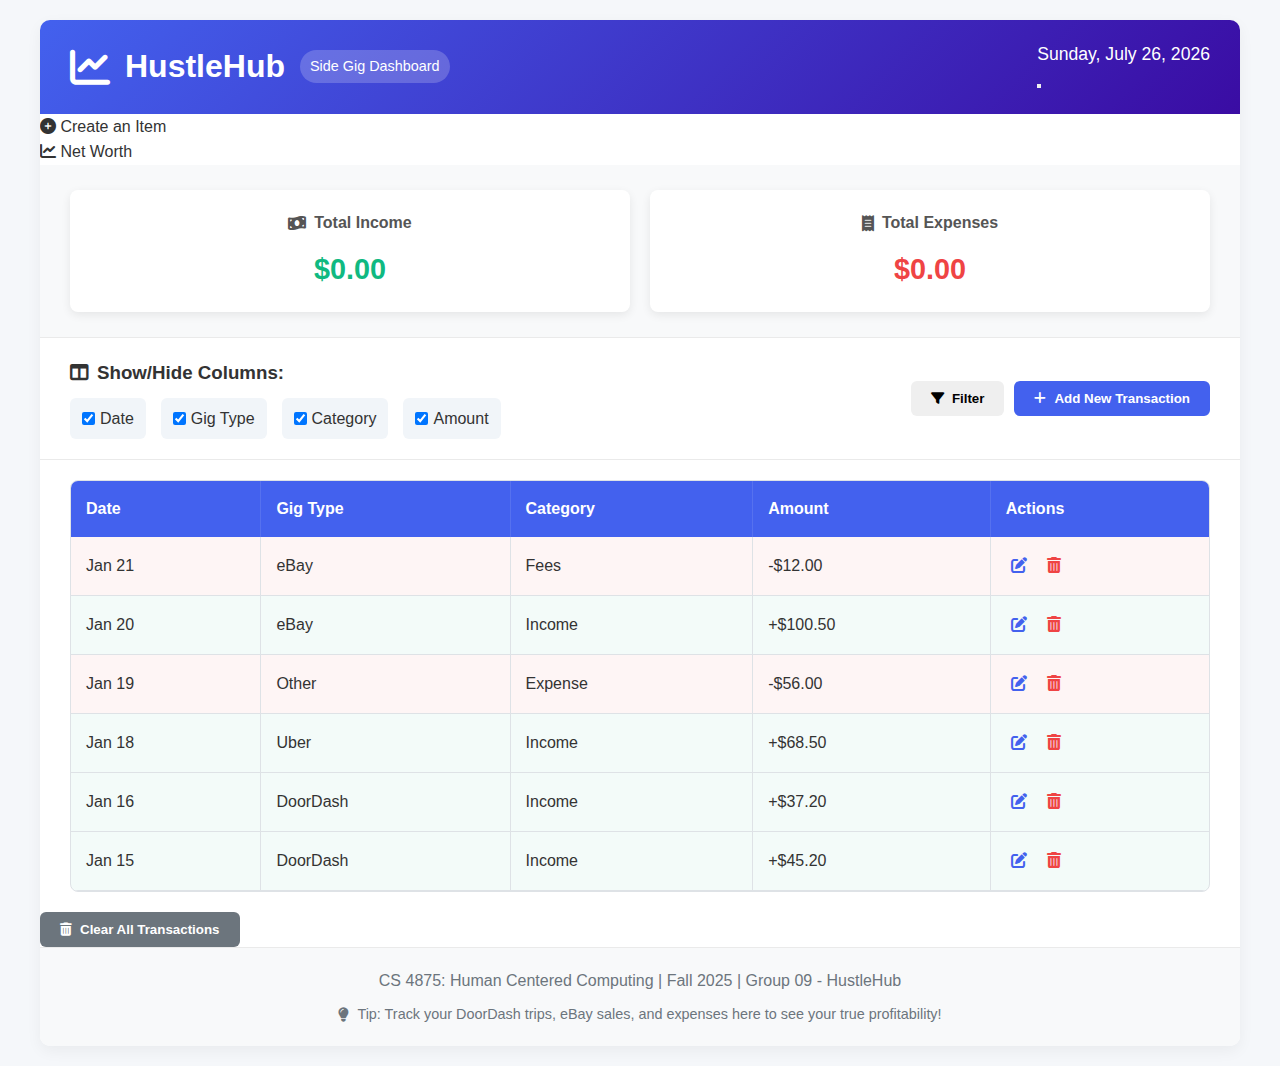
<file: hustlehub/index.html>
<!DOCTYPE html>
<html lang="en">
<head>
    <meta charset="UTF-8">
    <meta name="viewport" content="width=device-width, initial-scale=1.0">
    <title>HustleHub | Side Gig Dashboard</title>
    <link rel="stylesheet" href="style.css">
    <link rel="stylesheet" href="https://cdnjs.cloudflare.com/ajax/libs/font-awesome/6.4.0/css/all.min.css">
</head>
<body>
    <div class="container">
        <!-- Header Section -->
        <header class="header">
            <div class="logo">
                <i class="fas fa-chart-line"></i>
                <h1>HustleHub</h1>
                <span class="tagline">Side Gig Dashboard</span>
            </div>
            <div class="header-right">
                <div class="date-display">
                    <p id="current-date">Loading...</p>
                </div>
                <button id="hamburger-menu" class="hamburger-btn">
                    <span class="bar"></span>
                    <span class="bar"></span>
                    <span class="bar"></span>
                </button>
            </div>
        </header>

        <!-- Hamburger Menu Dropdown -->
        <div id="menu-dropdown" class="menu-dropdown">
            <div class="menu-item" id="menu-create">
                <i class="fas fa-plus-circle"></i>
                <span>Create an Item</span>
            </div>
            <div class="menu-item" id="menu-net-worth">
                <i class="fas fa-chart-line"></i>
                <span>Net Worth</span>
            </div>
        </div>

        <!-- Summary Dashboard -->
        <section class="dashboard-summary">
            <div class="summary-card">
                <h3><i class="fas fa-money-bill-wave"></i> Total Income</h3>
                <p class="amount positive" id="total-income">$0.00</p>
            </div>
            <div class="summary-card">
                <h3><i class="fas fa-receipt"></i> Total Expenses</h3>
                <p class="amount negative" id="total-expenses">$0.00</p>
            </div>
        </section>

        <!-- Controls Section -->
        <section class="controls">
            <div class="column-toggle">
                <h3><i class="fas fa-columns"></i> Show/Hide Columns:</h3>
                <div class="toggle-options">
                    <label><input type="checkbox" class="column-checkbox" data-column="date" checked> Date</label>
                    <label><input type="checkbox" class="column-checkbox" data-column="type" checked> Gig Type</label>
                    <label><input type="checkbox" class="column-checkbox" data-column="category" checked> Category</label>
                    <label><input type="checkbox" class="column-checkbox" data-column="amount" checked> Amount</label>
                </div>
            </div>
            
            <div class="action-buttons">
                <button id="filter-btn" class="btn btn-filter">
                    <i class="fas fa-filter"></i> Filter
                </button>
                <button id="add-row-btn" class="btn btn-primary">
                    <i class="fas fa-plus"></i> Add New Transaction
                </button>
            </div>
        </section>

        <!-- Main Spreadsheet Table -->
        <main class="spreadsheet-container">
            <div class="table-wrapper">
                <table id="gig-table">
                    <thead>
                        <tr>
                            <th class="date-col">Date</th>
                            <th class="type-col">Gig Type</th>
                            <th class="category-col">Category</th>
                            <th class="amount-col">Amount</th>
                            <th class="actions-col">Actions</th>
                        </tr>
                    </thead>
                    <tbody id="table-body">
                        <!-- Rows will be added here by JavaScript -->
                        <tr class="empty-row">
                            <td colspan="5">No transactions yet. Click "Add New Transaction" to get started!</td>
                        </tr>
                    </tbody>
                </table>
            </div>
        </main>

        <!-- Add Transaction Form (Hidden by default) -->
        <div id="add-form-modal" class="modal">
            <div class="modal-content">
                <div class="modal-header">
                    <h2><i class="fas fa-plus-circle"></i> Add New Transaction</h2>
                    <button id="close-modal-btn" class="close-btn">&times;</button>
                </div>
                <div class="modal-body">
                    <form id="transaction-form">
                        <div class="form-group">
                            <label for="date-input"><i class="fas fa-calendar-day"></i> Date:</label>
                            <input type="date" id="date-input" required>
                        </div>
                        
                        <div class="form-group">
                            <label for="type-select"><i class="fas fa-briefcase"></i> Gig Type:</label>
                            <select id="type-select" required>
                                <option value="">Select gig type...</option>
                                <option value="DoorDash">DoorDash</option>
                                <option value="Uber">Uber</option>
                                <option value="eBay">eBay</option>
                                <option value="Freelance">Freelance</option>
                                <option value="Other">Other</option>
                            </select>
                        </div>
                        
                        <div class="form-group">
                            <label for="category-select"><i class="fas fa-tag"></i> Category:</label>
                            <select id="category-select" required>
                                <option value="">Select category...</option>
                                <option value="Income">Income</option>
                                <option value="Expense">Expense</option>
                                <option value="Fees">Fees</option>
                                <option value="Supplies">Supplies</option>
                                <option value="Transportation">Transportation</option>
                            </select>
                        </div>
                        
                        <div class="form-group">
                            <label for="amount-input"><i class="fas fa-dollar-sign"></i> Amount:</label>
                            <div class="amount-input-wrapper">
                                <span class="currency">$</span>
                                <input type="number" id="amount-input" step="0.01" min="0" placeholder="0.00" required>
                            </div>
                        </div>
                        
                        <div class="form-group">
                            <label for="description-input"><i class="fas fa-sticky-note"></i> Description (optional):</label>
                            <input type="text" id="description-input" placeholder="e.g., 'Gas for deliveries', 'Sold custom shirt'">
                        </div>
                        
                        <div class="form-actions">
                            <button type="submit" class="btn btn-primary">
                                <i class="fas fa-check"></i> Add Transaction
                            </button>
                            <button type="button" id="cancel-btn" class="btn btn-secondary">
                                <i class="fas fa-times"></i> Cancel
                            </button>
                        </div>
                    </form>
                </div>
            </div>
        </div>

        <!-- Create Item Form (Hidden by default) -->
        <div id="create-item-modal" class="modal">
            <div class="modal-content">
                <div class="modal-header">
                    <h2><i class="fas fa-plus-circle"></i> Create New Item</h2>
                    <button id="close-create-item-btn" class="close-btn">&times;</button>
                </div>
                <div class="modal-body">
                    <form id="create-item-form">
                        <div class="form-group">
                            <label for="item-type-select"><i class="fas fa-list"></i> Item Type:</label>
                            <select id="item-type-select" required>
                                <option value="">Select type...</option>
                                <option value="gigType">Gig Type</option>
                                <option value="category">Category</option>
                            </select>
                        </div>
                        
                        <div class="form-group">
                            <label for="item-name-input"><i class="fas fa-tag"></i> Name:</label>
                            <input type="text" id="item-name-input" placeholder="e.g., 'Instacart' or 'Equipment'" required>
                            <small class="input-hint">Enter a unique name for this item</small>
                        </div>
                        
                        <div class="form-actions">
                            <button type="submit" class="btn btn-primary">
                                <i class="fas fa-check"></i> Create Item
                            </button>
                            <button type="button" id="cancel-create-item-btn" class="btn btn-secondary">
                                <i class="fas fa-times"></i> Cancel
                            </button>
                        </div>
                    </form>
                </div>
            </div>
        </div>

        <!-- Filter Menu (Hidden by default) -->
        <div id="filter-menu-modal" class="modal">
            <div class="modal-content filter-menu-content">
                <div class="modal-header">
                    <h2><i class="fas fa-filter"></i> Filter Transactions</h2>
                    <button id="close-filter-btn" class="close-btn">&times;</button>
                </div>
                <div class="modal-body">
                    <div class="filter-section">
                        <h3><i class="fas fa-briefcase"></i> Gig Type</h3>
                        <div class="filter-options">
                            <label class="filter-checkbox">
                                <input type="checkbox" class="gig-type-filter" value="DoorDash" checked>
                                <span>DoorDash</span>
                            </label>
                            <label class="filter-checkbox">
                                <input type="checkbox" class="gig-type-filter" value="Uber" checked>
                                <span>Uber</span>
                            </label>
                            <label class="filter-checkbox">
                                <input type="checkbox" class="gig-type-filter" value="eBay" checked>
                                <span>eBay</span>
                            </label>
                            <label class="filter-checkbox">
                                <input type="checkbox" class="gig-type-filter" value="Freelance" checked>
                                <span>Freelance</span>
                            </label>
                            <label class="filter-checkbox">
                                <input type="checkbox" class="gig-type-filter" value="Other" checked>
                                <span>Other</span>
                            </label>
                        </div>
                    </div>

                    <div class="filter-section">
                        <h3><i class="fas fa-tag"></i> Category</h3>
                        <div class="filter-options">
                            <label class="filter-checkbox">
                                <input type="checkbox" class="category-filter" value="Income" checked>
                                <span>Income</span>
                            </label>
                            <label class="filter-checkbox">
                                <input type="checkbox" class="category-filter" value="Expense" checked>
                                <span>Expense</span>
                            </label>
                            <label class="filter-checkbox">
                                <input type="checkbox" class="category-filter" value="Fees" checked>
                                <span>Fees</span>
                            </label>
                            <label class="filter-checkbox">
                                <input type="checkbox" class="category-filter" value="Supplies" checked>
                                <span>Supplies</span>
                            </label>
                            <label class="filter-checkbox">
                                <input type="checkbox" class="category-filter" value="Transportation" checked>
                                <span>Transportation</span>
                            </label>
                        </div>
                    </div>

                    <div class="filter-section">
                        <h3><i class="fas fa-dollar-sign"></i> Amount Range</h3>
                        <div class="amount-range-inputs">
                            <div class="range-input-group">
                                <label>Min:</label>
                                <input type="number" id="min-amount" step="0.01" placeholder="0.00">
                            </div>
                            <div class="range-input-group">
                                <label>Max:</label>
                                <input type="number" id="max-amount" step="0.01" placeholder="No limit">
                            </div>
                        </div>
                    </div>

                    <div class="filter-actions">
                        <button id="apply-filters-btn" class="btn btn-primary">
                            <i class="fas fa-check"></i> Apply Filters
                        </button>
                        <button id="reset-filters-btn" class="btn btn-secondary">
                            <i class="fas fa-redo"></i> Reset All
                        </button>
                    </div>
                </div>
            </div>
        </div>

        <!-- Clear All Button Section -->
        <div class="clear-all-section">
            <button id="clear-btn" class="btn btn-secondary">
                <i class="fas fa-trash-alt"></i> Clear All Transactions
            </button>
        </div>

        <!-- Footer -->
        <footer class="footer">
            <p>CS 4875: Human Centered Computing | Fall 2025 | Group 09 - HustleHub</p>
            <p class="instructions">
                <i class="fas fa-lightbulb"></i> Tip: Track your DoorDash trips, eBay sales, and expenses here to see your true profitability!
            </p>
        </footer>
    </div>

    <!-- JavaScript file -->
    <script src="script.js"></script>
</body>
</html>
</file>
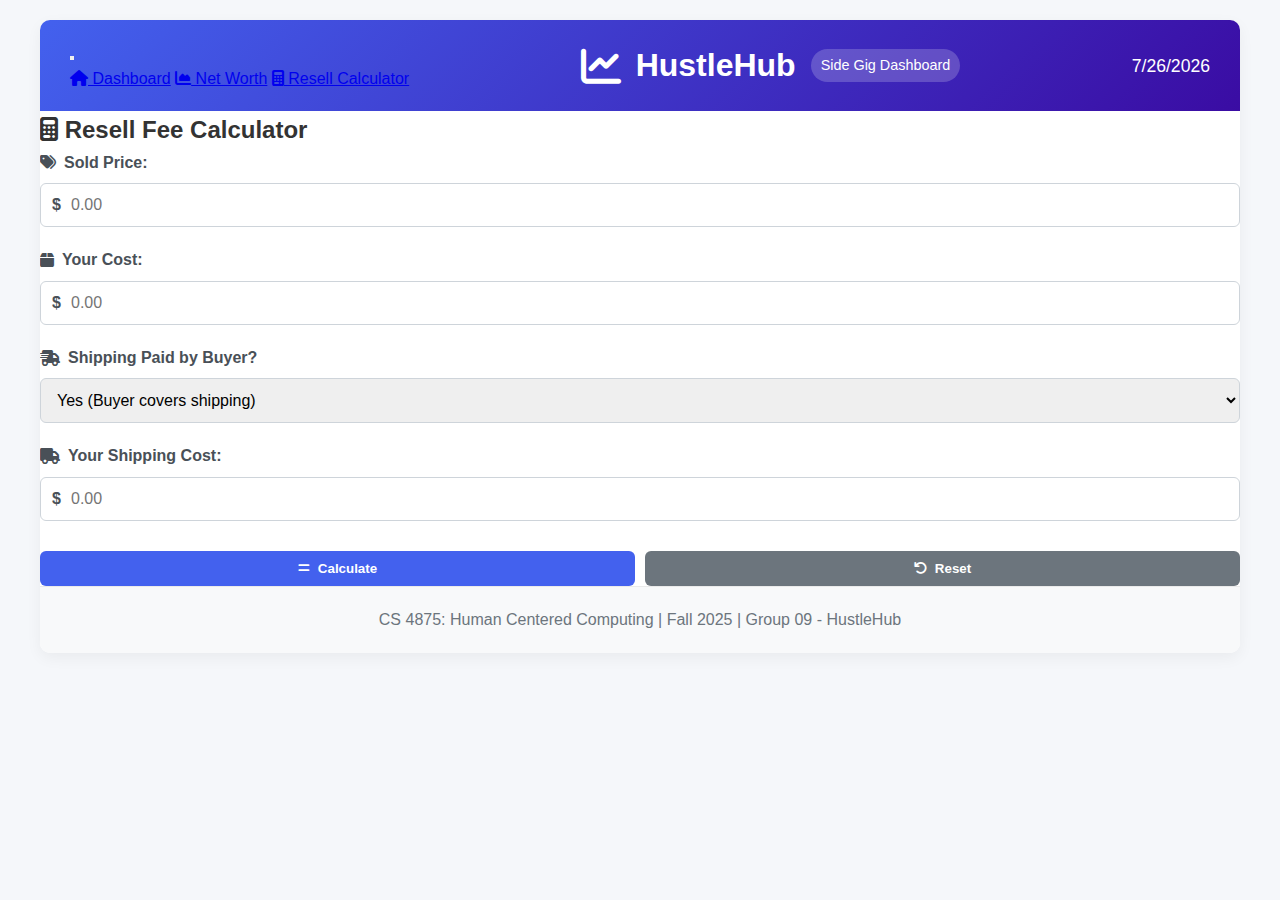
<file: hustlehub/calculator.html>
<!DOCTYPE html>
<html lang="en">
<head>
    <meta charset="UTF-8">
    <meta name="viewport" content="width=device-width, initial-scale=1.0">
    <title>HustleHub | Resell Calculator</title>

    <link rel="stylesheet" href="style.css">
    <link rel="stylesheet" href="https://cdnjs.cloudflare.com/ajax/libs/font-awesome/6.4.0/css/all.min.css">
</head>

<body>
<div class="container">

    <!-- Header (Implementation 1) -->
    <header class="header">
        <div class="hamburger-menu">
            <button id="hamburger-btn" class="hamburger">
                <span class="bar"></span>
                <span class="bar"></span>
                <span class="bar"></span>
            </button>
            <nav id="menu-dropdown" class="menu-dropdown">
                <a href="index.html"><i class="fas fa-home"></i> Dashboard</a>
                <a href="networth.html"><i class="fas fa-chart-area"></i> Net Worth</a>
                <a href="calculator.html"><i class="fas fa-calculator"></i> Resell Calculator</a>
            </nav>
        </div>

        <div class="logo">
            <i class="fas fa-chart-line"></i>
            <h1>HustleHub</h1>
            <span class="tagline">Side Gig Dashboard</span>
        </div>

        <div class="date-display">
            <p id="current-date">Loading...</p>
        </div>
    </header>

    <!-- Inputs (Implementation 1 but w/out Platform dropdown) -->
    <main class="calculator-container">
        <h2 class="section-title">
            <i class="fas fa-calculator"></i> Resell Fee Calculator
        </h2>

        <div class="calculator-card">

            <div class="form-group">
                <label><i class="fas fa-tags"></i> Sold Price:</label>
                <div class="amount-input-wrapper">
                    <span class="currency">$</span>
                    <input type="number" id="sold-price" step="0.01" placeholder="0.00">
                </div>
            </div>

            <div class="form-group">
                <label><i class="fas fa-box"></i> Your Cost:</label>
                <div class="amount-input-wrapper">
                    <span class="currency">$</span>
                    <input type="number" id="item-cost" step="0.01" placeholder="0.00">
                </div>
            </div>

            <div class="form-group">
                <label><i class="fas fa-shipping-fast"></i> Shipping Paid by Buyer?</label>
                <select id="buyer-shipping">
                    <option value="yes">Yes (Buyer covers shipping)</option>
                    <option value="no">No (You pay shipping)</option>
                </select>
            </div>

            <div class="form-group" id="shipping-cost-group">
                <label><i class="fas fa-truck"></i> Your Shipping Cost:</label>
                <div class="amount-input-wrapper">
                    <span class="currency">$</span>
                    <input type="number" id="shipping-cost" step="0.01" placeholder="0.00">
                </div>
            </div>

            <div class="form-actions">
                <button id="calculate-btn" class="btn btn-primary">
                    <i class="fas fa-equals"></i> Calculate
                </button>
                <button id="reset-btn" class="btn btn-secondary">
                    <i class="fas fa-undo"></i> Reset
                </button>
            </div>
        </div>

        <!-- Results (Implementation 2 showcase boxes) -->
        <section class="dashboard-summary" id="results-section" style="display:none; margin-top: 25px;">
            <div class="summary-card">
                <h3><i class="fas fa-tag"></i> eBay Profit</h3>
                <p class="amount" id="ebay-profit">$0.00</p>
                <small id="ebay-fees"></small>
            </div>

            <div class="summary-card">
                <h3><i class="fas fa-store"></i> Facebook Profit</h3>
                <p class="amount" id="fb-profit">$0.00</p>
                <small id="fb-fees"></small>
            </div>

            <div class="summary-card">
                <h3><i class="fas fa-box-open"></i> Mercari Profit</h3>
                <p class="amount" id="mer-profit">$0.00</p>
                <small id="mer-fees"></small>
            </div>

            <div class="summary-card">
                <h3><i class="fas fa-gift"></i> Etsy Profit</h3>
                <p class="amount" id="etsy-profit">$0.00</p>
                <small id="etsy-fees"></small>
            </div>
        </section>

    </main>

    <footer class="footer">
        <p>CS 4875: Human Centered Computing | Fall 2025 | Group 09 - HustleHub</p>
    </footer>

</div>

<script>
    // Load date
    document.getElementById("current-date").textContent = new Date().toLocaleDateString();

    // Hide shipping field if buyer pays
    const buyerShipping = document.getElementById("buyer-shipping");
    const shippingGroup = document.getElementById("shipping-cost-group");

    buyerShipping.addEventListener("change", () => {
        shippingGroup.style.display = buyerShipping.value === "no" ? "block" : "none";
    });

    // Fee formulas
    function calcEBay(price) { return price * 0.1325 + 0.30; }
    function calcFB(price) { return price * 0.05; }
    function calcMercari(price) { return price * 0.129 + 0.30; }
    function calcEtsy(price) { return price * 0.095 + 0.25; }

    // Calculate button
    document.getElementById("calculate-btn").addEventListener("click", () => {
        const sold = parseFloat(document.getElementById("sold-price").value) || 0;
        const cost = parseFloat(document.getElementById("item-cost").value) || 0;
        const shipping = buyerShipping.value === "no" ? parseFloat(document.getElementById("shipping-cost").value) || 0 : 0;

        const results = {
            ebay: { fee: calcEBay(sold) },
            fb: { fee: calcFB(sold) },
            mer: { fee: calcMercari(sold) },
            etsy: { fee: calcEtsy(sold) }
        };

        for (const key in results) {
            results[key].profit = sold - results[key].fee - cost - shipping;
        }

        const format = n => "$" + n.toFixed(2);

        // Pricing output
        document.getElementById("ebay-profit").textContent = format(results.ebay.profit);
        document.getElementById("ebay-fees").textContent = "Fees: " + format(results.ebay.fee);

        document.getElementById("fb-profit").textContent = format(results.fb.profit);
        document.getElementById("fb-fees").textContent = "Fees: " + format(results.fb.fee);

        document.getElementById("mer-profit").textContent = format(results.mer.profit);
        document.getElementById("mer-fees").textContent = "Fees: " + format(results.mer.fee);

        document.getElementById("etsy-profit").textContent = format(results.etsy.profit);
        document.getElementById("etsy-fees").textContent = "Fees: " + format(results.etsy.fee);

        document.getElementById("results-section").style.display = "grid";
    });

    // Reset button
    document.getElementById("reset-btn").addEventListener("click", () => {
        document.getElementById("sold-price").value = "";
        document.getElementById("item-cost").value = "";
        document.getElementById("shipping-cost").value = "";
        document.getElementById("results-section").style.display = "none";
    });

    // Hamburger
    const ham = document.getElementById("hamburger-btn");
    const menu = document.getElementById("menu-dropdown");
    ham.addEventListener("click", () => menu.classList.toggle("active"));
</script>

</body>
</html>
</file>
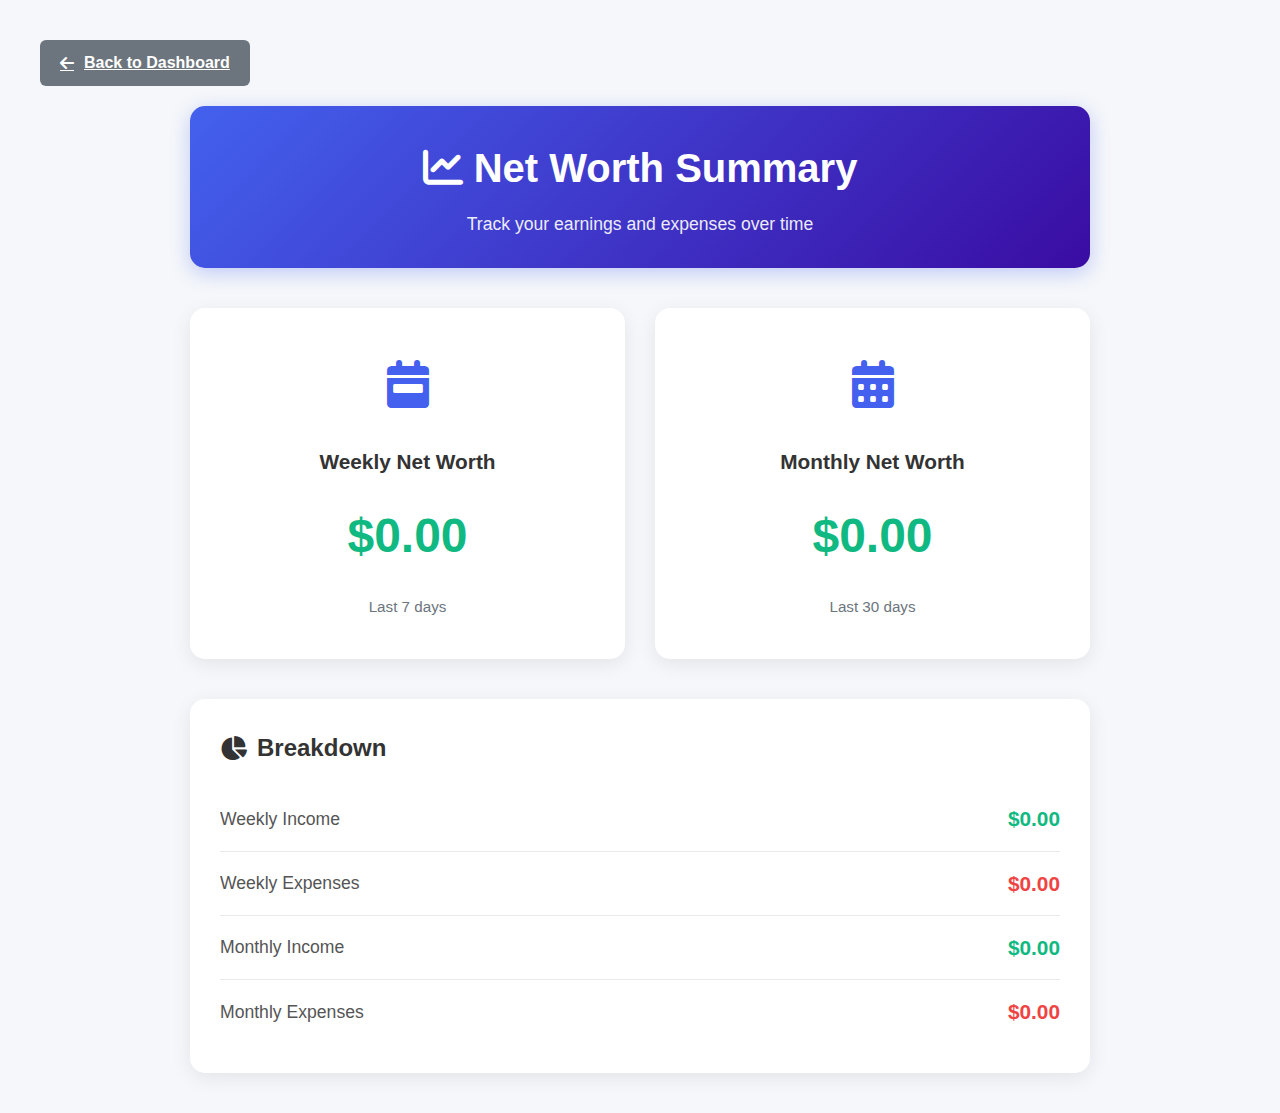
<file: hustlehub/networth.html>
<!DOCTYPE html>
<html lang="en">
<head>
    <meta charset="UTF-8">
    <meta name="viewport" content="width=device-width, initial-scale=1.0">
    <title>Net Worth | HustleHub</title>
    <link rel="stylesheet" href="style.css">
    <link rel="stylesheet" href="https://cdnjs.cloudflare.com/ajax/libs/font-awesome/6.4.0/css/all.min.css">
    <style>
        .net-worth-page {
            min-height: 100vh;
            padding: 20px;
        }

        .back-button {
            margin-bottom: 20px;
        }

        .back-button .btn {
            display: inline-flex;
            align-items: center;
            gap: 10px;
        }

        .net-worth-container {
            max-width: 900px;
            margin: 0 auto;
        }

        .net-worth-header {
            text-align: center;
            margin-bottom: 40px;
            padding: 30px;
            background: linear-gradient(135deg, #4361ee, #3a0ca3);
            color: white;
            border-radius: 15px;
            box-shadow: 0 5px 20px rgba(67, 97, 238, 0.3);
        }

        .net-worth-header h1 {
            font-size: 2.5rem;
            margin-bottom: 10px;
        }

        .net-worth-header p {
            font-size: 1.1rem;
            opacity: 0.9;
        }

        .net-worth-cards {
            display: grid;
            grid-template-columns: repeat(auto-fit, minmax(300px, 1fr));
            gap: 30px;
            margin-bottom: 40px;
        }

        .net-card {
            background: white;
            padding: 40px 30px;
            border-radius: 15px;
            box-shadow: 0 5px 20px rgba(0, 0, 0, 0.08);
            text-align: center;
            transition: transform 0.3s ease;
        }

        .net-card:hover {
            transform: translateY(-5px);
        }

        .net-card-icon {
            font-size: 3rem;
            margin-bottom: 20px;
            color: #4361ee;
        }

        .net-card h2 {
            font-size: 1.3rem;
            color: #333;
            margin-bottom: 15px;
        }

        .net-card-amount {
            font-size: 3rem;
            font-weight: 700;
            margin: 20px 0;
        }

        .net-card-amount.positive {
            color: #10b981;
        }

        .net-card-amount.negative {
            color: #ef4444;
        }

        .net-card-period {
            font-size: 0.95rem;
            color: #6c757d;
        }

        .net-breakdown {
            background: white;
            padding: 30px;
            border-radius: 15px;
            box-shadow: 0 5px 20px rgba(0, 0, 0, 0.08);
        }

        .net-breakdown h2 {
            font-size: 1.5rem;
            margin-bottom: 20px;
            color: #333;
            display: flex;
            align-items: center;
            gap: 10px;
        }

        .breakdown-item {
            display: flex;
            justify-content: space-between;
            align-items: center;
            padding: 15px 0;
            border-bottom: 1px solid #eaeaea;
        }

        .breakdown-item:last-child {
            border-bottom: none;
        }

        .breakdown-label {
            font-size: 1.1rem;
            color: #555;
        }

        .breakdown-value {
            font-size: 1.3rem;
            font-weight: 600;
        }

        .breakdown-value.income {
            color: #10b981;
        }

        .breakdown-value.expense {
            color: #ef4444;
        }
    </style>
</head>
<body>
    <div class="net-worth-page">
        <div class="back-button">
            <a href="index.html" class="btn btn-secondary">
                <i class="fas fa-arrow-left"></i> Back to Dashboard
            </a>
        </div>

        <div class="net-worth-container">
            <div class="net-worth-header">
                <h1><i class="fas fa-chart-line"></i> Net Worth Summary</h1>
                <p>Track your earnings and expenses over time</p>
            </div>

            <div class="net-worth-cards">
                <div class="net-card">
                    <div class="net-card-icon">
                        <i class="fas fa-calendar-week"></i>
                    </div>
                    <h2>Weekly Net Worth</h2>
                    <div class="net-card-amount" id="weekly-net">$0.00</div>
                    <div class="net-card-period">Last 7 days</div>
                </div>

                <div class="net-card">
                    <div class="net-card-icon">
                        <i class="fas fa-calendar-alt"></i>
                    </div>
                    <h2>Monthly Net Worth</h2>
                    <div class="net-card-amount" id="monthly-net">$0.00</div>
                    <div class="net-card-period">Last 30 days</div>
                </div>
            </div>

            <div class="net-breakdown">
                <h2><i class="fas fa-chart-pie"></i> Breakdown</h2>
                
                <div class="breakdown-item">
                    <span class="breakdown-label">Weekly Income</span>
                    <span class="breakdown-value income" id="weekly-income">$0.00</span>
                </div>
                <div class="breakdown-item">
                    <span class="breakdown-label">Weekly Expenses</span>
                    <span class="breakdown-value expense" id="weekly-expenses">$0.00</span>
                </div>
                <div class="breakdown-item">
                    <span class="breakdown-label">Monthly Income</span>
                    <span class="breakdown-value income" id="monthly-income">$0.00</span>
                </div>
                <div class="breakdown-item">
                    <span class="breakdown-label">Monthly Expenses</span>
                    <span class="breakdown-value expense" id="monthly-expenses">$0.00</span>
                </div>
            </div>
        </div>
    </div>

    <script>
        // Load transactions from localStorage
        function loadTransactions() {
            const savedData = localStorage.getItem('hustlehub-transactions');
            if (savedData) {
                try {
                    return JSON.parse(savedData);
                } catch (error) {
                    console.error('Error loading transactions:', error);
                    return [];
                }
            }
            return [];
        }

        // Calculate net worth
        function calculateNetWorth() {
            const transactions = loadTransactions();
            
            // Calculate weekly (last 7 days)
            const oneWeekAgo = new Date();
            oneWeekAgo.setDate(oneWeekAgo.getDate() - 7);
            
            let weeklyIncome = 0;
            let weeklyExpenses = 0;
            let weeklyNet = 0;
            
            transactions.forEach(transaction => {
                const transactionDate = new Date(transaction.date);
                if (transactionDate >= oneWeekAgo) {
                    if (transaction.amount > 0) {
                        weeklyIncome += transaction.amount;
                    } else {
                        weeklyExpenses += Math.abs(transaction.amount);
                    }
                    weeklyNet += transaction.amount;
                }
            });
            
            // Calculate monthly (last 30 days)
            const oneMonthAgo = new Date();
            oneMonthAgo.setDate(oneMonthAgo.getDate() - 30);
            
            let monthlyIncome = 0;
            let monthlyExpenses = 0;
            let monthlyNet = 0;
            
            transactions.forEach(transaction => {
                const transactionDate = new Date(transaction.date);
                if (transactionDate >= oneMonthAgo) {
                    if (transaction.amount > 0) {
                        monthlyIncome += transaction.amount;
                    } else {
                        monthlyExpenses += Math.abs(transaction.amount);
                    }
                    monthlyNet += transaction.amount;
                }
            });
            
            // Update display
            const weeklyNetElement = document.getElementById('weekly-net');
            weeklyNetElement.textContent = `$${weeklyNet.toFixed(2)}`;
            weeklyNetElement.className = weeklyNet >= 0 ? 'net-card-amount positive' : 'net-card-amount negative';
            
            const monthlyNetElement = document.getElementById('monthly-net');
            monthlyNetElement.textContent = `$${monthlyNet.toFixed(2)}`;
            monthlyNetElement.className = monthlyNet >= 0 ? 'net-card-amount positive' : 'net-card-amount negative';
            
            document.getElementById('weekly-income').textContent = `$${weeklyIncome.toFixed(2)}`;
            document.getElementById('weekly-expenses').textContent = `$${weeklyExpenses.toFixed(2)}`;
            document.getElementById('monthly-income').textContent = `$${monthlyIncome.toFixed(2)}`;
            document.getElementById('monthly-expenses').textContent = `$${monthlyExpenses.toFixed(2)}`;
        }

        // Initialize on page load
        document.addEventListener('DOMContentLoaded', calculateNetWorth);
    </script>
</body>
</html>
</file>
<file: hustlehub/style.css>
/* Reset and Base Styles */
* {
    margin: 0;
    padding: 0;
    box-sizing: border-box;
}

body {
    font-family: 'Segoe UI', Tahoma, Geneva, Verdana, sans-serif;
    background-color: #f5f7fa;
    color: #333;
    line-height: 1.6;
    padding: 20px;
}

.container {
    max-width: 1200px;
    margin: 0 auto;
    background-color: white;
    border-radius: 10px;
    box-shadow: 0 5px 15px rgba(0, 0, 0, 0.05);
    overflow: hidden;
}

/* Header */
.header {
    display: flex;
    justify-content: space-between;
    align-items: center;
    padding: 20px 30px;
    background: linear-gradient(135deg, #4361ee, #3a0ca3);
    color: white;
}

.logo {
    display: flex;
    align-items: center;
    gap: 15px;
}

.logo i {
    font-size: 2.5rem;
}

.logo h1 {
    font-size: 2rem;
    font-weight: 700;
}

.tagline {
    background-color: rgba(255, 255, 255, 0.2);
    padding: 5px 10px;
    border-radius: 20px;
    font-size: 0.9rem;
}

.date-display p {
    font-size: 1.1rem;
    font-weight: 500;
}

/* Summary Dashboard */
.dashboard-summary {
    display: grid;
    grid-template-columns: repeat(auto-fit, minmax(200px, 1fr));
    gap: 20px;
    padding: 25px 30px;
    background-color: #f8f9fa;
    border-bottom: 1px solid #eaeaea;
}

.summary-card {
    background-color: white;
    padding: 20px;
    border-radius: 8px;
    box-shadow: 0 3px 10px rgba(0, 0, 0, 0.08);
    text-align: center;
    transition: transform 0.2s;
}

.summary-card:hover {
    transform: translateY(-5px);
}

.summary-card h3 {
    display: flex;
    align-items: center;
    justify-content: center;
    gap: 8px;
    font-size: 1rem;
    color: #555;
    margin-bottom: 10px;
}

.amount {
    font-size: 1.8rem;
    font-weight: 700;
    color: #333;
}

.positive {
    color: #10b981;
}

.negative {
    color: #ef4444;
}

/* Controls Section */
.controls {
    display: flex;
    justify-content: space-between;
    align-items: center;
    flex-wrap: wrap;
    gap: 20px;
    padding: 20px 30px;
    border-bottom: 1px solid #eaeaea;
}

.column-toggle h3 {
    display: flex;
    align-items: center;
    gap: 8px;
    margin-bottom: 10px;
}

.toggle-options {
    display: flex;
    gap: 15px;
    flex-wrap: wrap;
}

.toggle-options label {
    display: flex;
    align-items: center;
    gap: 5px;
    cursor: pointer;
    background-color: #f1f5f9;
    padding: 8px 12px;
    border-radius: 6px;
    transition: background-color 0.2s;
}

.toggle-options label:hover {
    background-color: #e2e8f0;
}

.action-buttons {
    display: flex;
    gap: 10px;
}

/* Buttons */
.btn {
    padding: 10px 20px;
    border: none;
    border-radius: 6px;
    font-weight: 600;
    cursor: pointer;
    display: flex;
    align-items: center;
    gap: 8px;
    transition: all 0.2s;
}

.btn-primary {
    background-color: #4361ee;
    color: white;
}

.btn-primary:hover {
    background-color: #3a56d4;
}

.btn-secondary {
    background-color: #6c757d;
    color: white;
}

.btn-secondary:hover {
    background-color: #5a6268;
}

/* Table Styles */
.spreadsheet-container {
    padding: 20px 30px;
    overflow-x: auto;
}

.table-wrapper {
    border: 1px solid #dee2e6;
    border-radius: 8px;
    overflow: hidden;
}

#gig-table {
    width: 100%;
    border-collapse: collapse;
    min-width: 700px;
}

#gig-table thead {
    background-color: #4361ee;
    color: white;
}

#gig-table th {
    padding: 15px;
    text-align: left;
    font-weight: 600;
    border-right: 1px solid rgba(255, 255, 255, 0.1);
}

#gig-table th:last-child {
    border-right: none;
}

#gig-table tbody tr {
    border-bottom: 1px solid #dee2e6;
    transition: background-color 0.2s;
}

#gig-table tbody tr:hover {
    background-color: #f8f9fa;
}

#gig-table td {
    padding: 15px;
    border-right: 1px solid #dee2e6;
}

#gig-table td:last-child {
    border-right: none;
}

.income-row {
    background-color: rgba(16, 185, 129, 0.05);
}

.expense-row {
    background-color: rgba(239, 68, 68, 0.05);
}

.actions-col {
    display: flex;
    gap: 10px;
}

.action-btn {
    background: none;
    border: none;
    cursor: pointer;
    font-size: 1rem;
    padding: 5px;
    border-radius: 4px;
    transition: background-color 0.2s;
}

.edit-btn {
    color: #4361ee;
}

.edit-btn:hover {
    background-color: rgba(67, 97, 238, 0.1);
}

.delete-btn {
    color: #ef4444;
}

.delete-btn:hover {
    background-color: rgba(239, 68, 68, 0.1);
}

.empty-row td {
    text-align: center;
    color: #6c757d;
    font-style: italic;
    padding: 40px !important;
}

/* Modal (Form) Styles */
.modal {
    display: none;
    position: fixed;
    top: 0;
    left: 0;
    width: 100%;
    height: 100%;
    background-color: rgba(0, 0, 0, 0.5);
    z-index: 1000;
    align-items: center;
    justify-content: center;
}

.modal-content {
    background-color: white;
    width: 90%;
    max-width: 500px;
    border-radius: 10px;
    overflow: hidden;
    animation: modalFadeIn 0.3s;
}

@keyframes modalFadeIn {
    from { opacity: 0; transform: translateY(-20px); }
    to { opacity: 1; transform: translateY(0); }
}

.modal-header {
    display: flex;
    justify-content: space-between;
    align-items: center;
    padding: 20px;
    background-color: #4361ee;
    color: white;
}

.modal-header h2 {
    display: flex;
    align-items: center;
    gap: 10px;
}

.close-btn {
    background: none;
    border: none;
    color: white;
    font-size: 2rem;
    cursor: pointer;
    line-height: 1;
}

.modal-body {
    padding: 30px;
}

/* Form Styles */
.form-group {
    margin-bottom: 20px;
}

.form-group label {
    display: flex;
    align-items: center;
    gap: 8px;
    font-weight: 600;
    margin-bottom: 8px;
    color: #495057;
}

.form-group input,
.form-group select {
    width: 100%;
    padding: 12px;
    border: 1px solid #ced4da;
    border-radius: 6px;
    font-size: 1rem;
    transition: border-color 0.2s;
}

.form-group input:focus,
.form-group select:focus {
    outline: none;
    border-color: #4361ee;
    box-shadow: 0 0 0 3px rgba(67, 97, 238, 0.2);
}

.amount-input-wrapper {
    position: relative;
}

.currency {
    position: absolute;
    left: 12px;
    top: 50%;
    transform: translateY(-50%);
    font-weight: 600;
    color: #495057;
}

.amount-input-wrapper input {
    padding-left: 30px;
}

.form-actions {
    display: flex;
    gap: 10px;
    margin-top: 30px;
}

.form-actions .btn {
    flex: 1;
    justify-content: center;
}

/* Footer */
.footer {
    padding: 20px 30px;
    text-align: center;
    background-color: #f8f9fa;
    border-top: 1px solid #eaeaea;
    color: #6c757d;
}

.instructions {
    margin-top: 10px;
    font-size: 0.9rem;
    display: flex;
    align-items: center;
    justify-content: center;
    gap: 8px;
}

/* Responsive Design */
@media (max-width: 768px) {
    .header {
        flex-direction: column;
        text-align: center;
        gap: 10px;
    }
    
    .dashboard-summary {
        grid-template-columns: repeat(2, 1fr);
    }
    
    .controls {
        flex-direction: column;
        align-items: flex-start;
    }
    
    .action-buttons {
        width: 100%;
    }
    
    .action-buttons .btn {
        flex: 1;
        justify-content: center;
    }
    
    #gig-table {
        font-size: 0.9rem;
    }
    
    #gig-table th,
    #gig-table td {
        padding: 10px;
    }
}

@media (max-width: 480px) {
    .dashboard-summary {
        grid-template-columns: 1fr;
    }
    
    .toggle-options {
        flex-direction: column;
        gap: 8px;
    }
}
</file>
